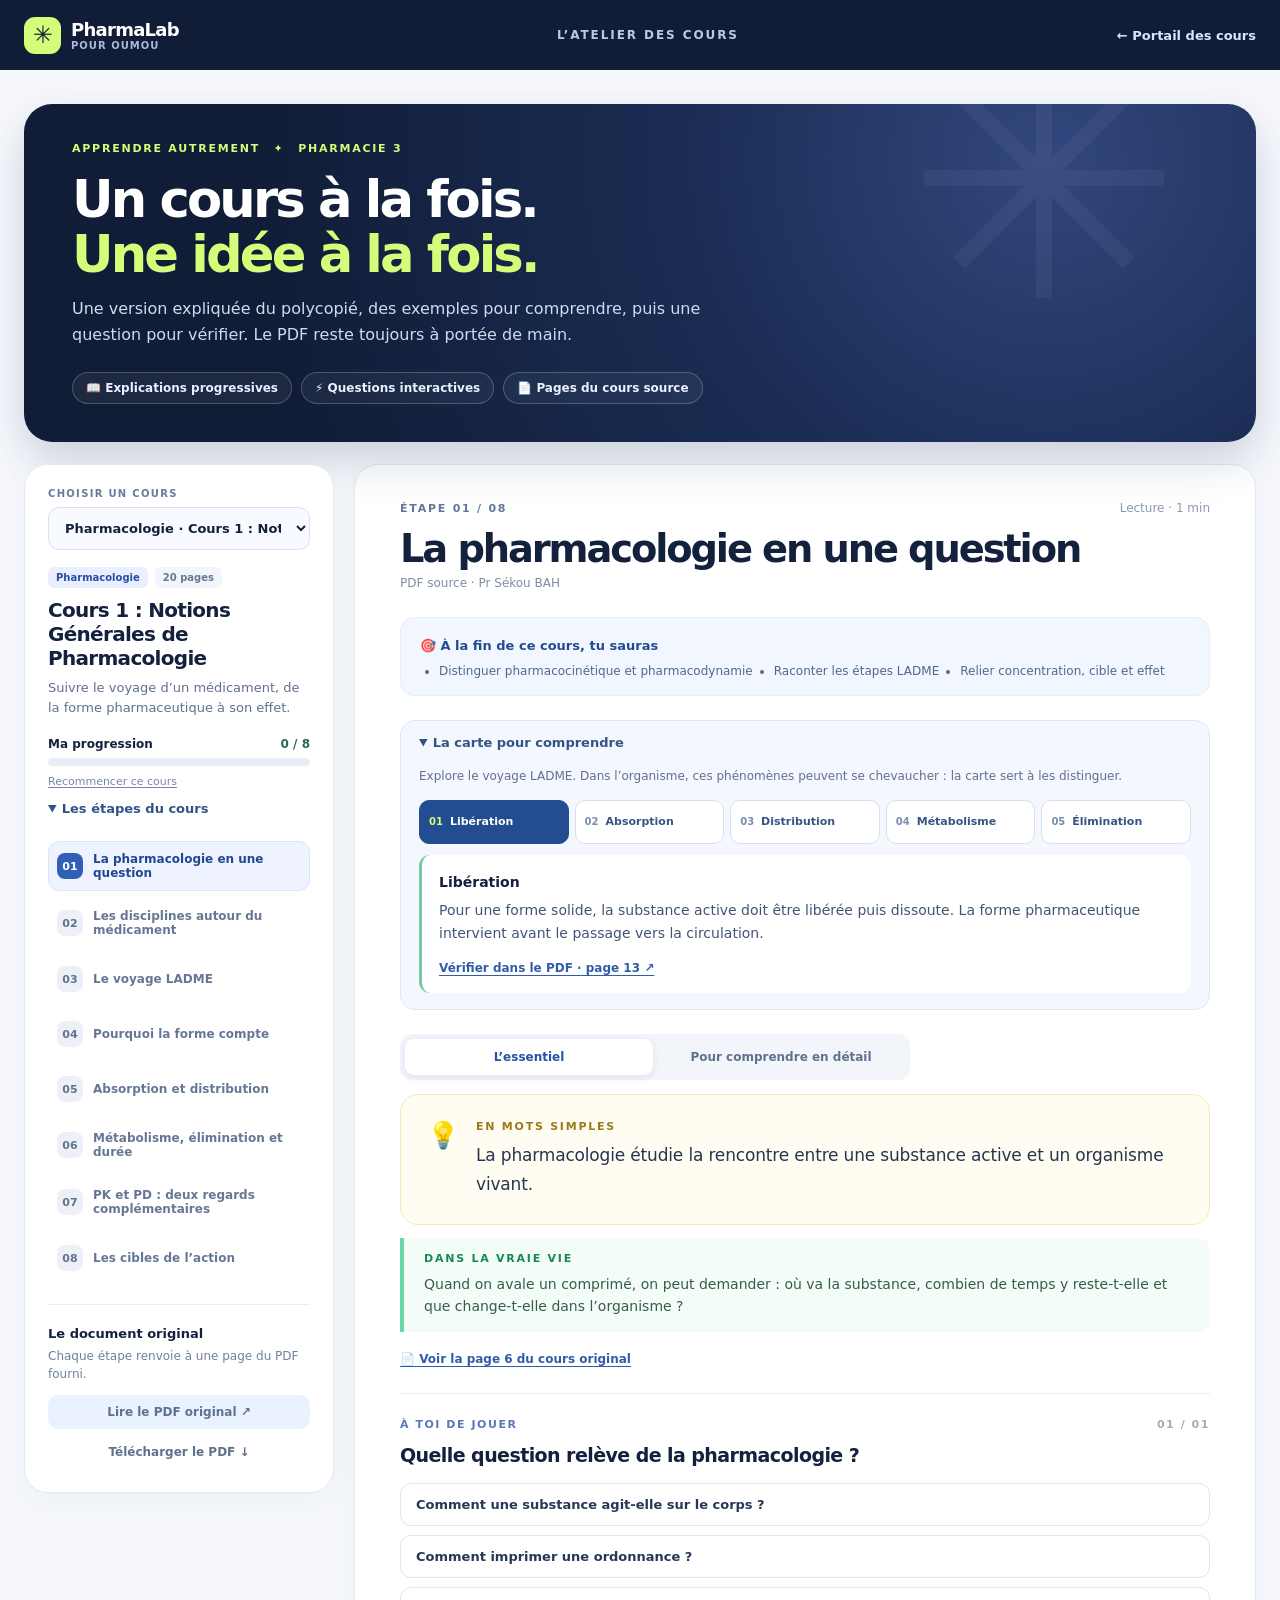
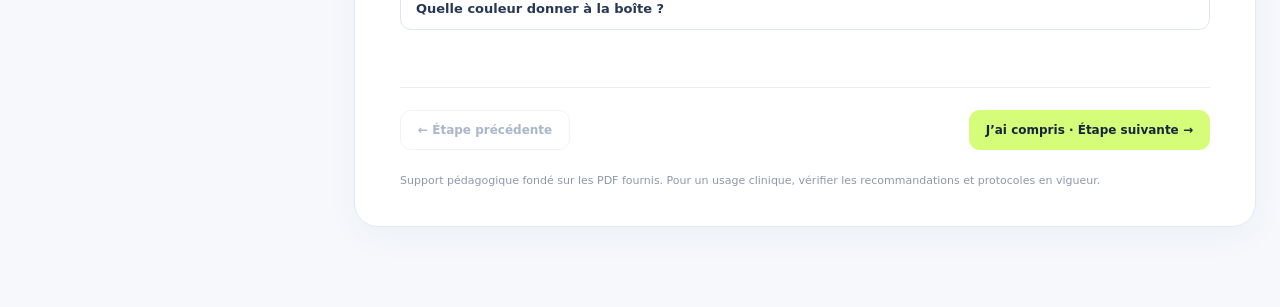
<file: apprendre.html>
<!doctype html>
<html lang="fr">
<head>
  <meta charset="utf-8">
  <meta name="viewport" content="width=device-width, initial-scale=1">
  <meta name="theme-color" content="#111d37">
  <meta name="description" content="Des cours de pharmacie expliqués pas à pas, avec exercices et PDF source.">
  <link rel="icon" href="icons/icon.svg" type="image/svg+xml">
  <link rel="manifest" href="manifest.json">
  <link rel="stylesheet" href="learning.css">
  <title>Apprendre pas à pas · PharmaLab</title>
  <script src="learning.js" defer></script>
</head>
<body>
  <header class="topbar">
    <a class="brand" href="index.html" aria-label="Retour à PharmaLab"><span class="brand-mark">✳</span><span>PharmaLab <small>pour Oumou</small></span></a>
    <span class="topbar-label">L’atelier des cours</span>
    <a class="back-link" href="index.html">← Portail des cours</a>
  </header>
  <main class="shell">
    <section class="intro" aria-labelledby="page-title">
      <div class="eyebrow">APPRENDRE AUTREMENT <span>✦</span> PHARMACIE 3</div>
      <h1 id="page-title">Un cours à la fois.<br><em>Une idée à la fois.</em></h1>
      <p>Une version expliquée du polycopié, des exemples pour comprendre, puis une question pour vérifier. Le PDF reste toujours à portée de main.</p>
      <div class="intro-chips"><span>📖 Explications progressives</span><span>⚡ Questions interactives</span><span>📄 Pages du cours source</span></div>
    </section>
    <section class="workspace" aria-label="Espace d’apprentissage">
      <aside class="sidebar">
        <label for="course-select" class="field-label">CHOISIR UN COURS</label>
        <select id="course-select" aria-label="Choisir un cours"></select>
        <div class="course-meta"><span id="subject-pill"></span><span id="page-count"></span></div>
        <h2 id="course-title"></h2>
        <p id="course-hook"></p>
        <div class="progress-heading"><span>Ma progression</span><strong id="progress-label">0 / 4</strong></div>
        <div class="progress-track" role="progressbar" aria-label="Progression du cours" aria-valuemin="0" aria-valuemax="100" aria-valuenow="0" id="progress-bar"><span id="progress-fill"></span></div>
        <button id="reset-progress" class="reset-progress" type="button">Recommencer ce cours</button>
        <details id="lesson-outline" class="course-outline" open><summary>Les étapes du cours</summary><nav id="lesson-nav" class="lesson-nav" aria-label="Étapes du cours"></nav></details>
        <div class="sidebar-source"><strong>Le document original</strong><p>Chaque étape renvoie à une page du PDF fourni.</p><a id="source-open" class="source-button" href="#">Lire le PDF original ↗</a><a id="source-download" href="#" download>Télécharger le PDF ↓</a></div>
      </aside>
      <div class="main-panel" id="lesson-panel" tabindex="-1">
        <div id="loading" class="loading" role="status">Chargement des cours…</div>
        <div id="lesson-content" hidden>
          <div class="lesson-top"><span id="lesson-counter" class="eyebrow"></span><span id="lesson-time">Lecture · 3 min</span></div>
          <h2 id="lesson-title"></h2>
          <p id="course-teacher" class="teacher"></p>
          <div class="objectives"><strong>🎯 À la fin de ce cours, tu sauras</strong><ul id="objectives-list"></ul></div>
          <details class="course-map" id="course-map" open>
            <summary>La carte pour comprendre</summary>
            <p id="map-intro" class="map-intro"></p>
            <div id="map-nodes" class="map-nodes" role="group" aria-label="Notions à explorer"></div>
            <div class="map-detail" aria-live="polite"><strong id="map-title"></strong><p id="map-text"></p><a id="map-source" href="#">Voir dans le PDF</a></div>
          </details>
          <div class="mode-switch" role="tablist" aria-label="Niveau d’explication"><button id="mode-simple" role="tab" aria-selected="true" type="button">L’essentiel</button><button id="mode-detail" role="tab" aria-selected="false" type="button">Pour comprendre en détail</button></div>
          <section class="explanation" aria-live="polite"><div class="explanation-icon" id="explanation-icon">💡</div><div><div id="explanation-kicker" class="eyebrow">EN MOTS SIMPLES</div><p id="explanation-text"></p></div></section>
          <section class="example"><div class="eyebrow">DANS LA VRAIE VIE</div><p id="example-text"></p></section>
          <a id="page-source" class="page-source" href="#">📄 Voir la page du cours original</a>
          <section class="quiz" aria-labelledby="quiz-heading"><div class="quiz-label">À TOI DE JOUER <span>01 / 01</span></div><h3 id="quiz-heading"></h3><div id="answers" class="answers"></div><p id="quiz-feedback" class="quiz-feedback" role="status" aria-live="polite"></p></section>
          <div class="lesson-actions"><button id="prev-step" class="secondary-button" type="button">← Étape précédente</button><button id="complete-step" class="primary-button" type="button">J’ai compris · Étape suivante →</button></div>
          <div id="course-complete" class="course-complete" role="status" hidden><strong>Toutes les étapes ont été parcourues ✦</strong><p>Reviens sur les notions qui te demandent encore un effort, ou découvre un autre cours.</p><a href="index.html">Choisir un autre cours →</a></div>
          <p class="education-note">Support pédagogique fondé sur les PDF fournis. Pour un usage clinique, vérifier les recommandations et protocoles en vigueur.</p>
        </div>
      </div>
    </section>
  </main>
</body>
</html>
</file>
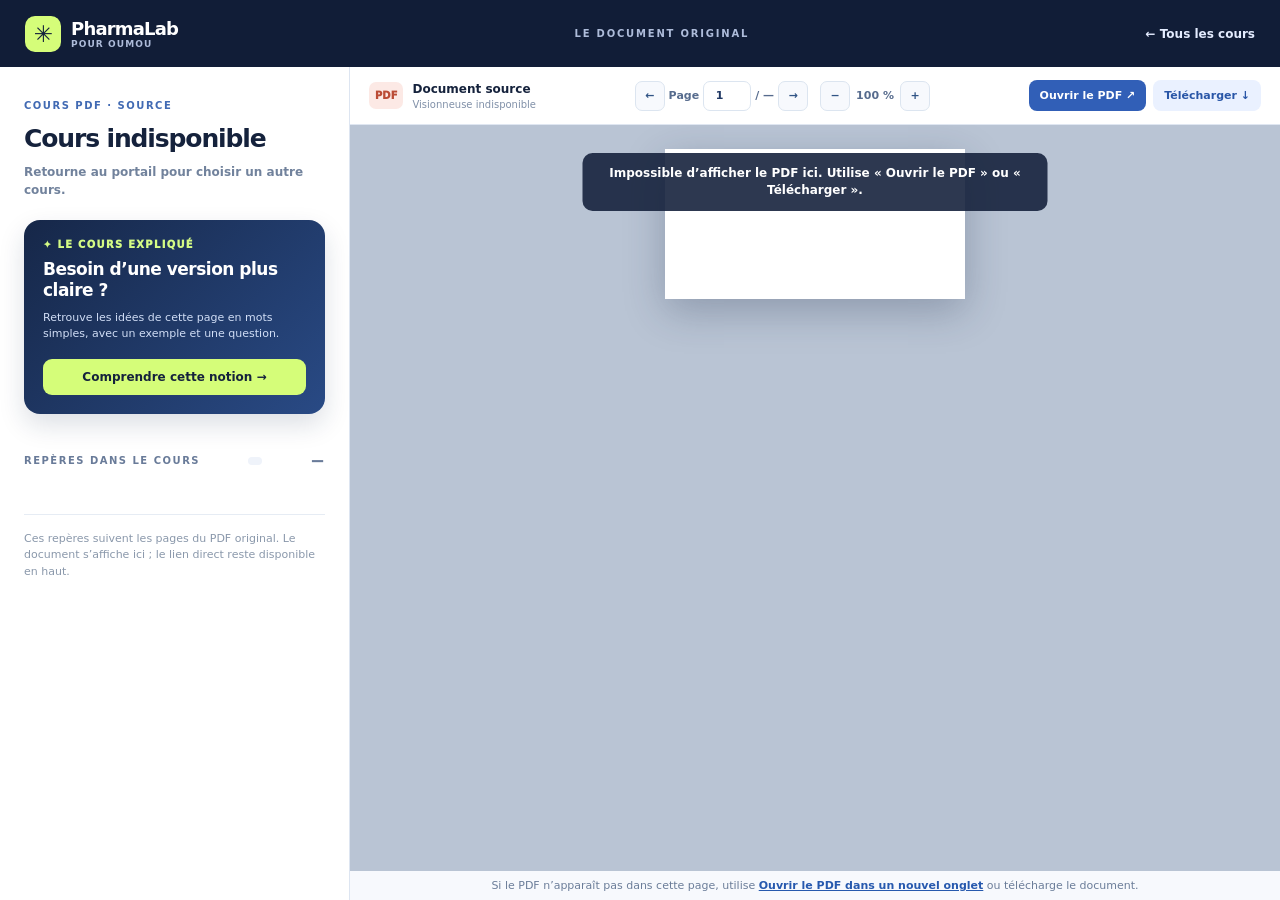
<file: lire.html>
<!doctype html>
<html lang="fr">
<head>
  <meta charset="utf-8">
  <meta name="viewport" content="width=device-width, initial-scale=1">
  <meta name="theme-color" content="#142344">
  <meta name="description" content="Lire le PDF original et retrouver chaque notion dans son parcours expliqué.">
  <link rel="icon" href="icons/icon.svg" type="image/svg+xml">
  <link rel="stylesheet" href="reader.css">
  <title>Lire le cours · PharmaLab</title>
  <script src="reader.js" defer></script>
</head>
<body>
  <header class="reader-header">
    <a class="reader-brand" href="index.html"><span class="reader-symbol">✳</span><span>PharmaLab<small>pour Oumou</small></span></a>
    <span class="header-middle">LE DOCUMENT ORIGINAL</span>
    <a class="portal-link" href="index.html">← Tous les cours</a>
  </header>
  <main class="reader-layout">
    <aside class="reader-sidebar">
      <span class="eyebrow">COURS PDF · SOURCE</span>
      <h1 id="reader-title">Chargement du cours…</h1>
      <p id="reader-meta" class="reader-meta"></p>
      <p id="reader-hook" class="reader-hook"></p>
      <div class="companion-card"><span>✦ LE COURS EXPLIQUÉ</span><strong>Besoin d’une version plus claire ?</strong><p>Retrouve les idées de cette page en mots simples, avec un exemple et une question.</p><a id="learn-link" href="apprendre.html">Comprendre cette notion →</a></div>
      <details id="reader-outline" class="reader-outline" open><summary class="chapter-heading"><span>REPÈRES DANS LE COURS</span><small id="chapter-count"></small></summary>
      <nav id="chapter-list" aria-label="Repères dans le PDF"></nav></details>
      <p class="reader-footnote">Ces repères suivent les pages du PDF original. Le document s’affiche ici ; le lien direct reste disponible en haut.</p>
    </aside>
    <section class="pdf-area" aria-labelledby="pdf-area-title">
      <div class="pdf-toolbar">
        <div class="pdf-heading"><span class="pdf-icon">PDF</span><div><strong id="pdf-area-title">Document source</strong><small id="pdf-status">Chargement…</small></div></div>
        <div class="pdf-controls"><div class="page-navigation"><button id="prev-page" type="button" aria-label="Page précédente">←</button><label for="page-input">Page</label><input id="page-input" type="number" min="1" value="1" inputmode="numeric" aria-label="Numéro de page"><span id="page-total">/ —</span><button id="next-page" type="button" aria-label="Page suivante">→</button></div><div class="zoom-controls" role="group" aria-label="Zoom du PDF"><button id="zoom-out" type="button" aria-label="Réduire le zoom">−</button><span id="zoom-level" aria-live="polite">100 %</span><button id="zoom-in" type="button" aria-label="Augmenter le zoom">+</button></div></div>
        <div class="pdf-actions"><a id="open-original" href="#" target="_blank" rel="noopener noreferrer">Ouvrir le PDF ↗</a><a id="download-original" href="#" download>Télécharger ↓</a></div>
      </div>
      <div id="canvas-stage" class="pdf-canvas-wrap"><div id="canvas-message" class="canvas-message" role="status">Chargement du PDF…</div><canvas id="pdf-canvas" aria-label="Page du PDF original"></canvas></div>
      <div class="pdf-help">Si le PDF n’apparaît pas dans cette page, utilise <a id="open-original-bottom" href="#" target="_blank" rel="noopener noreferrer">Ouvrir le PDF dans un nouvel onglet</a> ou télécharge le document.</div>
    </section>
  </main>
</body>
</html>
</file>
<file: learning.css>
:root{font-family:Inter,ui-sans-serif,system-ui,-apple-system,BlinkMacSystemFont,"Segoe UI",sans-serif;color:#14213d;background:#f6f8fc}*{box-sizing:border-box}body{margin:0}button,select{font:inherit}button{cursor:pointer}a{color:inherit}.topbar{height:70px;background:#111d37;color:#fff;display:flex;align-items:center;justify-content:space-between;padding:0 max(24px,calc((100vw - 1320px)/2));gap:16px}.brand{display:flex;align-items:center;gap:10px;font-weight:800;font-size:18px;text-decoration:none;letter-spacing:-.04em}.brand small{display:block;font-size:10px;letter-spacing:.1em;text-transform:uppercase;color:#aab9da}.brand-mark{width:37px;height:37px;display:grid;place-items:center;border-radius:11px;background:#d5fd79;color:#15213a;font-size:24px}.topbar-label{color:#bdc9e1;font-size:12px;font-weight:700;letter-spacing:.16em;text-transform:uppercase}.back-link{font-size:13px;text-decoration:none;color:#d9e5ff;font-weight:700}.back-link:hover{text-decoration:underline}.shell{max-width:1320px;margin:auto;padding:34px 24px 80px}.intro{position:relative;overflow:hidden;background:radial-gradient(circle at 83% 16%,#32477e 0,#1a2c53 35%,#111d37 75%);border-radius:28px;color:#fff;padding:38px 48px;margin-bottom:22px;box-shadow:0 18px 44px #142a5030}.intro:after{content:"✳";position:absolute;right:6%;top:-85px;font-size:330px;color:#ffffff0b;line-height:1;pointer-events:none}.eyebrow{font-size:11px;font-weight:900;letter-spacing:.16em;color:#62759b}.intro .eyebrow{color:#d5fd79}.intro .eyebrow span{padding:0 8px}.intro h1{font-size:clamp(36px,4vw,61px);line-height:1.07;letter-spacing:-.055em;margin:17px 0 14px;max-width:750px}.intro em{font-style:normal;color:#d5fd79}.intro p{max-width:660px;color:#cfdbf0;line-height:1.65;margin:0 0 24px}.intro-chips{display:flex;gap:9px;flex-wrap:wrap}.intro-chips span{border:1px solid #ffffff38;border-radius:999px;padding:8px 13px;color:#e9f0ff;background:#ffffff0d;font-size:12px;font-weight:700}.workspace{display:grid;grid-template-columns:310px minmax(0,1fr);gap:20px;align-items:start}.sidebar,.main-panel{border:1px solid #e4eaf4;background:#fff;border-radius:24px;box-shadow:0 10px 32px #1f3d6a0b}.sidebar{padding:23px;position:sticky;top:18px}.field-label{display:block;font-size:10px;letter-spacing:.13em;font-weight:900;color:#697b9b;margin-bottom:8px}select{width:100%;border:1px solid #d9e2f0;border-radius:11px;padding:12px;background:#f8faff;color:#14213d;font-size:13px;font-weight:750;outline-color:#486fca}.course-meta{display:flex;gap:7px;flex-wrap:wrap;margin:17px 0 10px}.course-meta span{background:#e9efff;color:#264fa3;padding:5px 8px;border-radius:6px;font-size:10px;font-weight:850}.course-meta span+span{background:#f2f5f9;color:#677895}.sidebar h2{font-size:20px;line-height:1.2;letter-spacing:-.035em;margin:0 0 8px}.sidebar>p{font-size:13px;line-height:1.5;color:#60718f;margin:0 0 20px}.progress-heading{display:flex;justify-content:space-between;font-size:12px;font-weight:800;margin:18px 0 7px}.progress-heading strong{color:#286b50}.progress-track{height:8px;background:#e8eef5;border-radius:100px;overflow:hidden}.progress-track span{display:block;height:100%;background:#56d5a1;border-radius:100px;width:0;transition:width .25s}.lesson-nav{display:grid;gap:7px;margin:22px 0}.lesson-nav button{display:flex;align-items:center;text-align:left;gap:10px;background:transparent;border:1px solid transparent;border-radius:11px;padding:10px 8px;color:#667795;font-size:12px;font-weight:750;width:100%}.lesson-nav button:hover{background:#f2f6fe}.lesson-nav button.active{background:#eef3ff;border-color:#d9e5ff;color:#20478f}.lesson-nav .number{display:grid;place-items:center;flex:0 0 26px;height:26px;border-radius:8px;background:#edf1f7;color:#60738f;font-size:11px}.lesson-nav button.active .number{background:#315eb7;color:#fff}.lesson-nav button.done .number{background:#d9f8e8;color:#16814f}.sidebar-source{border-top:1px solid #e6edf5;padding-top:18px}.sidebar-source strong{font-size:13px}.sidebar-source p{font-size:12px;line-height:1.45;color:#71809a;margin:6px 0 12px}.source-button,.sidebar-source a{display:block;width:100%;text-align:center;border-radius:10px;padding:10px;font-size:12px;font-weight:800;text-decoration:none}.source-button{background:#eaf1ff;border:0;color:#2855ae}.sidebar-source a{margin-top:6px;color:#60718e}.main-panel{padding:36px 45px}.loading{padding:70px 10px;text-align:center;color:#60718e}.lesson-top{display:flex;justify-content:space-between;align-items:center;gap:12px}.lesson-top span+span{font-size:12px;color:#8a99b1}.main-panel h2{font-size:clamp(27px,3vw,41px);letter-spacing:-.055em;line-height:1.13;margin:12px 0 5px}.teacher{color:#7d8da7;font-size:12px;margin:0 0 27px}.objectives{padding:17px 19px;background:#f2f7ff;border:1px solid #e5eefc;border-radius:14px;margin-bottom:24px}.objectives strong{font-size:13px;color:#234b91}.objectives ul{display:flex;flex-wrap:wrap;gap:7px 21px;padding-left:19px;margin:10px 0 0;font-size:12px;color:#526889}.mode-switch{display:flex;background:#f2f5fa;padding:5px;border-radius:12px;gap:4px;max-width:510px}.mode-switch button{border:0;background:transparent;border-radius:9px;padding:11px 15px;color:#60718f;font-size:12px;font-weight:850;flex:1}.mode-switch button[aria-selected=true]{background:#fff;color:#2453a5;box-shadow:0 2px 8px #172b5a18}.explanation{display:flex;gap:17px;margin:14px 0 13px;padding:25px 26px;border-radius:18px;background:#fffdf2;border:1px solid #f3eabc}.explanation-icon{font-size:26px}.explanation .eyebrow{color:#9a7a1b}.explanation p{font-size:17px;line-height:1.7;letter-spacing:-.01em;margin:8px 0 0;color:#283550}.example{border-left:4px solid #68d7a7;padding:14px 20px;background:#f3fcf7;border-radius:0 12px 12px 0;margin:0 0 14px}.example .eyebrow{color:#18865b}.example p{font-size:14px;line-height:1.6;color:#385c4c;margin:8px 0 0}.page-source{border:0;background:transparent;color:#315caa;font-size:12px;font-weight:850;text-decoration:underline;text-underline-offset:3px;padding:6px 0 27px}.quiz{border-top:1px solid #e8edf5;padding-top:24px}.quiz-label{display:flex;align-items:center;justify-content:space-between;color:#5b76bb;font-size:11px;font-weight:900;letter-spacing:.14em}.quiz-label span{color:#a1acc0}.quiz h3{font-size:19px;letter-spacing:-.03em;line-height:1.35;margin:12px 0 15px}.answers{display:grid;gap:9px}.answers button{width:100%;border:1px solid #dfe6f1;border-radius:11px;background:#fff;color:#263855;text-align:left;padding:13px 15px;font-size:13px;font-weight:700;transition:background .15s,border .15s}.answers button:hover{border-color:#7ca0e7;background:#f7faff}.answers button.correct{border-color:#55c58b;background:#eafaf1;color:#12683e}.answers button.wrong{border-color:#f0a1a1;background:#fff1f1;color:#9e3030}.answers button:disabled{cursor:default}.quiz-feedback{min-height:20px;font-size:13px;font-weight:700;line-height:1.5;margin:12px 0 0}.quiz-feedback.good{color:#167b4d}.quiz-feedback.try-again{color:#aa4d34}.lesson-actions{display:flex;justify-content:space-between;gap:12px;border-top:1px solid #e8edf5;margin-top:25px;padding-top:22px}.lesson-actions button{border-radius:11px;padding:12px 17px;font-size:12px;font-weight:850}.secondary-button{border:1px solid #dce5f1;background:#fff;color:#426088}.secondary-button:disabled{opacity:.45;cursor:default}.primary-button{border:0;background:#d5fd79;color:#17253b}.primary-button:hover{background:#c3f15f}.education-note{color:#8c99ac;font-size:11px;line-height:1.5;margin:23px 0 0}.pdf-dialog{position:fixed;inset:0;z-index:100;background:#10203ef2;display:flex;flex-direction:column;padding:20px}.pdf-dialog[hidden]{display:none}.pdf-toolbar{display:flex;align-items:center;justify-content:space-between;gap:12px;background:#fff;border-radius:13px 13px 0 0;padding:11px 17px}.pdf-toolbar strong{font-size:13px;overflow:hidden;text-overflow:ellipsis;white-space:nowrap}.pdf-toolbar div{display:flex;align-items:center;gap:15px;flex:none}.pdf-toolbar a{font-size:12px;font-weight:800;color:#2f5ab1}.pdf-toolbar button{border:0;background:#eff3fa;border-radius:7px;padding:6px 10px;font-weight:900}.pdf-dialog iframe{width:100%;flex:1;border:0;background:#fff;border-radius:0 0 13px 13px}@media(max-width:900px){.workspace{grid-template-columns:1fr}.sidebar{position:static}.lesson-nav{grid-template-columns:repeat(2,minmax(0,1fr))}.main-panel{padding:30px}}@media(max-width:600px){.topbar{height:61px;padding:0 15px}.topbar-label{display:none}.back-link{font-size:11px}.brand{font-size:15px}.brand-mark{width:31px;height:31px}.shell{padding:18px 12px 55px}.intro{padding:27px 22px;border-radius:20px}.intro h1{font-size:36px}.intro p{font-size:13px}.intro-chips span{font-size:10px}.sidebar,.main-panel{border-radius:17px}.sidebar{padding:18px}.lesson-nav{grid-template-columns:1fr 1fr;gap:4px}.lesson-nav button{font-size:10px;padding:7px 4px}.lesson-nav .number{flex-basis:22px;height:22px}.main-panel{padding:23px 18px}.objectives ul{display:block}.objectives li{margin:4px 0}.mode-switch button{font-size:11px;padding:10px 7px}.explanation{padding:19px 17px;gap:10px}.explanation p{font-size:15px}.lesson-actions{flex-direction:column-reverse}.lesson-actions button{width:100%}.pdf-dialog{padding:5px}.pdf-toolbar{border-radius:0}.pdf-toolbar a{display:none}.pdf-dialog iframe{border-radius:0}}
.reset-progress{border:0;background:transparent;color:#7888a2;font-size:11px;text-decoration:underline;text-underline-offset:2px;margin-top:9px;padding:0}.reset-progress:hover{color:#315eb7}
.page-source{display:inline-block}
.course-outline summary,.course-map summary{cursor:pointer;font-size:13px;font-weight:850;color:#315485;padding:12px 0;min-height:44px}
.course-outline .lesson-nav{margin-top:8px}
.course-map{background:#f4f7fd;border:1px solid #dce6f5;border-radius:15px;padding:2px 18px 16px;margin:0 0 24px}
.course-map:not([open]){padding-bottom:2px}
.map-intro{font-size:12px;line-height:1.6;color:#60718f;margin:0 0 14px}
.map-nodes{display:flex;gap:6px;flex-wrap:wrap}
.map-nodes button{display:flex;align-items:center;gap:7px;min-height:44px;flex:1 1 110px;text-align:left;border:1px solid #d5e0f1;background:#fff;color:#385582;border-radius:10px;padding:9px;font-size:11px;font-weight:800}
.map-nodes button span:first-child{color:#788eaf;font-size:10px}
.map-nodes button[aria-pressed=true]{background:#234d91;color:#fff;border-color:#234d91}
.map-nodes button[aria-pressed=true] span:first-child{color:#d5fd79}
.map-detail{background:#fff;border-radius:11px;padding:17px;margin-top:11px;border-left:3px solid #76c9a0}
.map-detail strong{font-size:14px}.map-detail p{font-size:14px;line-height:1.65;margin:8px 0 12px;color:#405575}.map-detail a{font-size:12px;font-weight:750;color:#315caa;text-underline-offset:3px}
.course-complete{background:#edf9f1;border:1px solid #bfe6ce;border-radius:13px;padding:20px;margin-top:20px;color:#226340}.course-complete p{font-size:13px;line-height:1.6}.course-complete a{font-size:13px;font-weight:800}
button:focus-visible,a:focus-visible,summary:focus-visible,select:focus-visible{outline:3px solid #416dc3;outline-offset:3px}
.main-panel{scroll-margin-top:16px}.main-panel:focus{outline:none}
@media(max-width:900px){.course-outline .lesson-nav{grid-template-columns:1fr}.course-outline .lesson-nav button{min-height:44px;font-size:12px}.sidebar-source{display:flex;flex-wrap:wrap;gap:4px 10px;margin-top:8px;padding-top:10px}.sidebar-source>strong,.sidebar-source>p{display:none}.sidebar-source a{width:auto;flex:1;margin:0;font-size:11px}.sidebar>p{margin-bottom:10px}.course-outline summary{padding-bottom:8px}}
@media(max-width:600px){.intro{padding:22px}.intro h1{font-size:31px}.intro p{margin-bottom:0}.intro-chips{display:none}.course-map{padding-inline:12px}.map-nodes button{flex-basis:100px}.explanation{flex-direction:column}.explanation-icon{font-size:22px}.lesson-top{flex-wrap:wrap}}
@media(prefers-reduced-motion:reduce){*{scroll-behavior:auto!important;transition:none!important}}
</file>
<file: reader.css>
:root{font-family:Inter,ui-sans-serif,system-ui,-apple-system,BlinkMacSystemFont,"Segoe UI",sans-serif;color:#15223c;background:#eef2f8}*{box-sizing:border-box}body{margin:0}a{color:inherit}button,input{font:inherit}.reader-header{height:67px;background:#111d37;color:#fff;display:flex;align-items:center;justify-content:space-between;gap:16px;padding:0 25px}.reader-brand{display:flex;align-items:center;gap:10px;text-decoration:none;font-weight:850;font-size:18px;letter-spacing:-.045em}.reader-brand small{display:block;font-size:9px;letter-spacing:.12em;text-transform:uppercase;color:#aebcda}.reader-symbol{width:36px;height:36px;display:grid;place-items:center;border-radius:10px;background:#d5fd79;color:#15223c;font-size:23px}.header-middle{color:#aebcda;font-size:10px;font-weight:900;letter-spacing:.18em}.portal-link{text-decoration:none;color:#e4ecff;font-size:12px;font-weight:800}.portal-link:hover{text-decoration:underline}.reader-layout{height:calc(100vh - 67px);min-height:590px;display:grid;grid-template-columns:350px minmax(0,1fr);overflow:hidden}.reader-sidebar{background:#fff;border-right:1px solid #dde5f1;overflow:auto;padding:27px 24px 35px}.eyebrow,.chapter-heading{font-size:10px;font-weight:900;letter-spacing:.15em;color:#416ab3}.reader-sidebar h1{font-size:25px;line-height:1.17;letter-spacing:-.045em;margin:11px 0}.reader-meta{font-size:12px;color:#71829c;font-weight:650;line-height:1.45;margin:0}.reader-hook{font-size:13px;line-height:1.55;color:#516785;margin:16px 0 21px}.companion-card{background:linear-gradient(135deg,#162748,#294a85);color:#fff;padding:19px;border-radius:16px;box-shadow:0 11px 26px #15284925;margin-bottom:25px}.companion-card span{display:block;font-size:10px;font-weight:950;letter-spacing:.13em;color:#d4fb85;margin-bottom:9px}.companion-card strong{display:block;font-size:17px;line-height:1.25;letter-spacing:-.03em}.companion-card p{color:#d1def6;font-size:11px;line-height:1.5;margin:8px 0 16px}.companion-card a{display:block;border-radius:9px;text-align:center;text-decoration:none;background:#d5fd79;color:#15223c;padding:11px;font-size:12px;font-weight:900}.companion-card a:hover{background:#c0f165}.chapter-heading{display:flex;justify-content:space-between;align-items:center;color:#697b99;margin:0 0 9px}.chapter-heading small{background:#eff3fa;color:#536b94;border-radius:99px;padding:4px 7px;font-size:10px;letter-spacing:0}.reader-sidebar nav{display:grid;gap:6px}.reader-sidebar nav button{width:100%;display:flex;align-items:flex-start;gap:10px;border:1px solid transparent;background:transparent;padding:9px;border-radius:11px;text-align:left;color:#425675;font-size:12px;line-height:1.3;font-weight:750;cursor:pointer}.reader-sidebar nav button:hover{background:#f3f7ff}.reader-sidebar nav button.active{background:#eaf1ff;border-color:#d2e2ff;color:#234f9e}.page-badge{flex:none;display:grid;place-items:center;width:30px;height:26px;border-radius:7px;background:#e9eef7;color:#536b91;font-size:10px}.active .page-badge{background:#315fb7;color:#fff}.reader-footnote{border-top:1px solid #e6ecf4;margin:22px 0 0;padding-top:16px;font-size:11px;line-height:1.5;color:#8a98ab}.pdf-area{min-width:0;display:flex;flex-direction:column;background:#cbd3df}.pdf-toolbar{display:flex;align-items:center;justify-content:space-between;gap:12px;flex-wrap:wrap;background:#fff;border-bottom:1px solid #dfe6f1;padding:13px 19px}.pdf-heading{display:flex;align-items:center;gap:9px;min-width:0}.pdf-icon{background:#fce9e5;color:#bb4c36;padding:8px 6px;border-radius:7px;font-size:10px;font-weight:950}.pdf-heading strong{display:block;font-size:12px;white-space:nowrap;overflow:hidden;text-overflow:ellipsis;max-width:320px}.pdf-heading small{display:block;color:#8090a8;font-size:10px;margin-top:3px}.pdf-controls{display:flex;align-items:center;gap:6px;color:#566b8d;font-size:11px;font-weight:800}.pdf-controls button{border:1px solid #dce5f0;background:#f7f9fd;color:#315485;width:30px;height:30px;border-radius:7px;cursor:pointer;font-weight:900}.pdf-controls button:disabled{opacity:.45;cursor:default}.pdf-controls input{width:48px;border:1px solid #dce5f0;border-radius:7px;height:30px;text-align:center;color:#1f3763;font-weight:850}.pdf-actions{display:flex;gap:7px}.pdf-actions a{padding:9px 11px;border-radius:8px;text-decoration:none;font-size:11px;font-weight:900;background:#eaf1ff;color:#2956a7}.pdf-actions a:first-child{background:#315fb7;color:#fff}.pdf-actions a:hover{text-decoration:underline}.pdf-frame-wrap{flex:1;min-height:0;padding:12px 12px 0}.pdf-frame-wrap iframe{display:block;width:100%;height:100%;border:0;border-radius:10px 10px 0 0;background:#fff}.pdf-help{text-align:center;padding:8px 12px;background:#f7f9fd;color:#6b7d99;font-size:11px}.pdf-help a{color:#2759ae;font-weight:850}@media(max-width:900px){.reader-layout{grid-template-columns:280px minmax(0,1fr)}.reader-sidebar{padding:20px 16px}.pdf-heading strong{max-width:170px}}@media(max-width:700px){.header-middle{display:none}.reader-header{height:60px;padding:0 13px}.reader-brand{font-size:15px}.reader-symbol{width:31px;height:31px}.portal-link{font-size:11px}.reader-layout{height:auto;min-height:calc(100vh - 60px);display:flex;flex-direction:column;overflow:visible}.reader-sidebar{border:0;overflow:visible;padding:20px 16px}.reader-sidebar h1{font-size:23px}.reader-hook{margin-bottom:15px}.companion-card{margin-bottom:16px}.chapter-heading{margin-top:4px}.reader-sidebar nav{display:flex;overflow:auto;gap:7px;padding-bottom:6px}.reader-sidebar nav button{flex:0 0 160px;min-height:54px;border-color:#e4ebf5;background:#fff}.reader-footnote{display:none}.pdf-area{height:calc(100vh - 60px);min-height:520px}.pdf-toolbar{padding:11px 12px}.pdf-heading{width:100%}.pdf-heading strong{max-width:calc(100vw - 80px)}.pdf-controls{order:2}.pdf-actions{order:3}.pdf-actions a{padding:8px;font-size:10px}.pdf-frame-wrap{padding:6px 6px 0}.pdf-help{line-height:1.4}}
.pdf-canvas-wrap{flex:1;min-height:0;overflow:auto;padding:24px;display:flex;justify-content:flex-start;align-items:center;flex-direction:column;position:relative;background:#b9c4d4}.pdf-canvas-wrap canvas{display:block;max-width:none;background:#fff;box-shadow:0 12px 38px #1b2a4747}.canvas-message{position:absolute;z-index:2;top:28px;left:50%;transform:translateX(-50%);max-width:90%;background:#17233de6;color:#fff;border-radius:10px;padding:12px 15px;text-align:center;font-size:12px;font-weight:750;line-height:1.4}.canvas-message[hidden]{display:none}@media(max-width:700px){.pdf-canvas-wrap{padding:12px}}
.pdf-canvas-wrap{align-items:flex-start}.pdf-canvas-wrap canvas{margin-inline:auto}.control-divider{width:1px;height:19px;background:#dce5f0;margin:0 3px}#zoom-level{min-width:42px;text-align:center;font-variant-numeric:tabular-nums}@media(max-width:700px){.pdf-controls{flex-wrap:wrap}}
.reader-outline summary{cursor:pointer;min-height:44px}.reader-outline summary::marker{color:#416ab3}.reader-outline:not([open]) .chapter-heading{margin-bottom:0}button:focus-visible,a:focus-visible,summary:focus-visible,input:focus-visible{outline:3px solid #416dc3;outline-offset:3px}
.reader-outline summary::after{content:"+";font-size:18px;letter-spacing:0}.reader-outline[open] summary::after{content:"−"}.page-navigation,.zoom-controls{display:flex;align-items:center;gap:4px}.pdf-controls{gap:12px}
@media(max-width:700px){.reader-hook{display:none}.reader-sidebar{padding:16px}.reader-meta{font-size:11px}.companion-card{padding:12px 14px;margin:12px 0 4px;box-shadow:none}.companion-card span,.companion-card strong,.companion-card p{display:none}.companion-card a{min-height:44px;display:grid;place-items:center;padding:10px}.reader-sidebar nav button{flex-basis:180px}.pdf-controls button,.pdf-controls input{height:44px}.pdf-controls button{width:36px}.pdf-actions{flex-wrap:wrap}.pdf-actions a{min-height:36px;display:flex;align-items:center}.pdf-area{height:calc(100dvh - 60px)}.pdf-heading strong{max-width:calc(100vw - 95px)}}
@media(max-width:700px){.pdf-controls{width:100%;justify-content:space-between;gap:8px 6px}.pdf-controls input{width:44px}}
</file>
